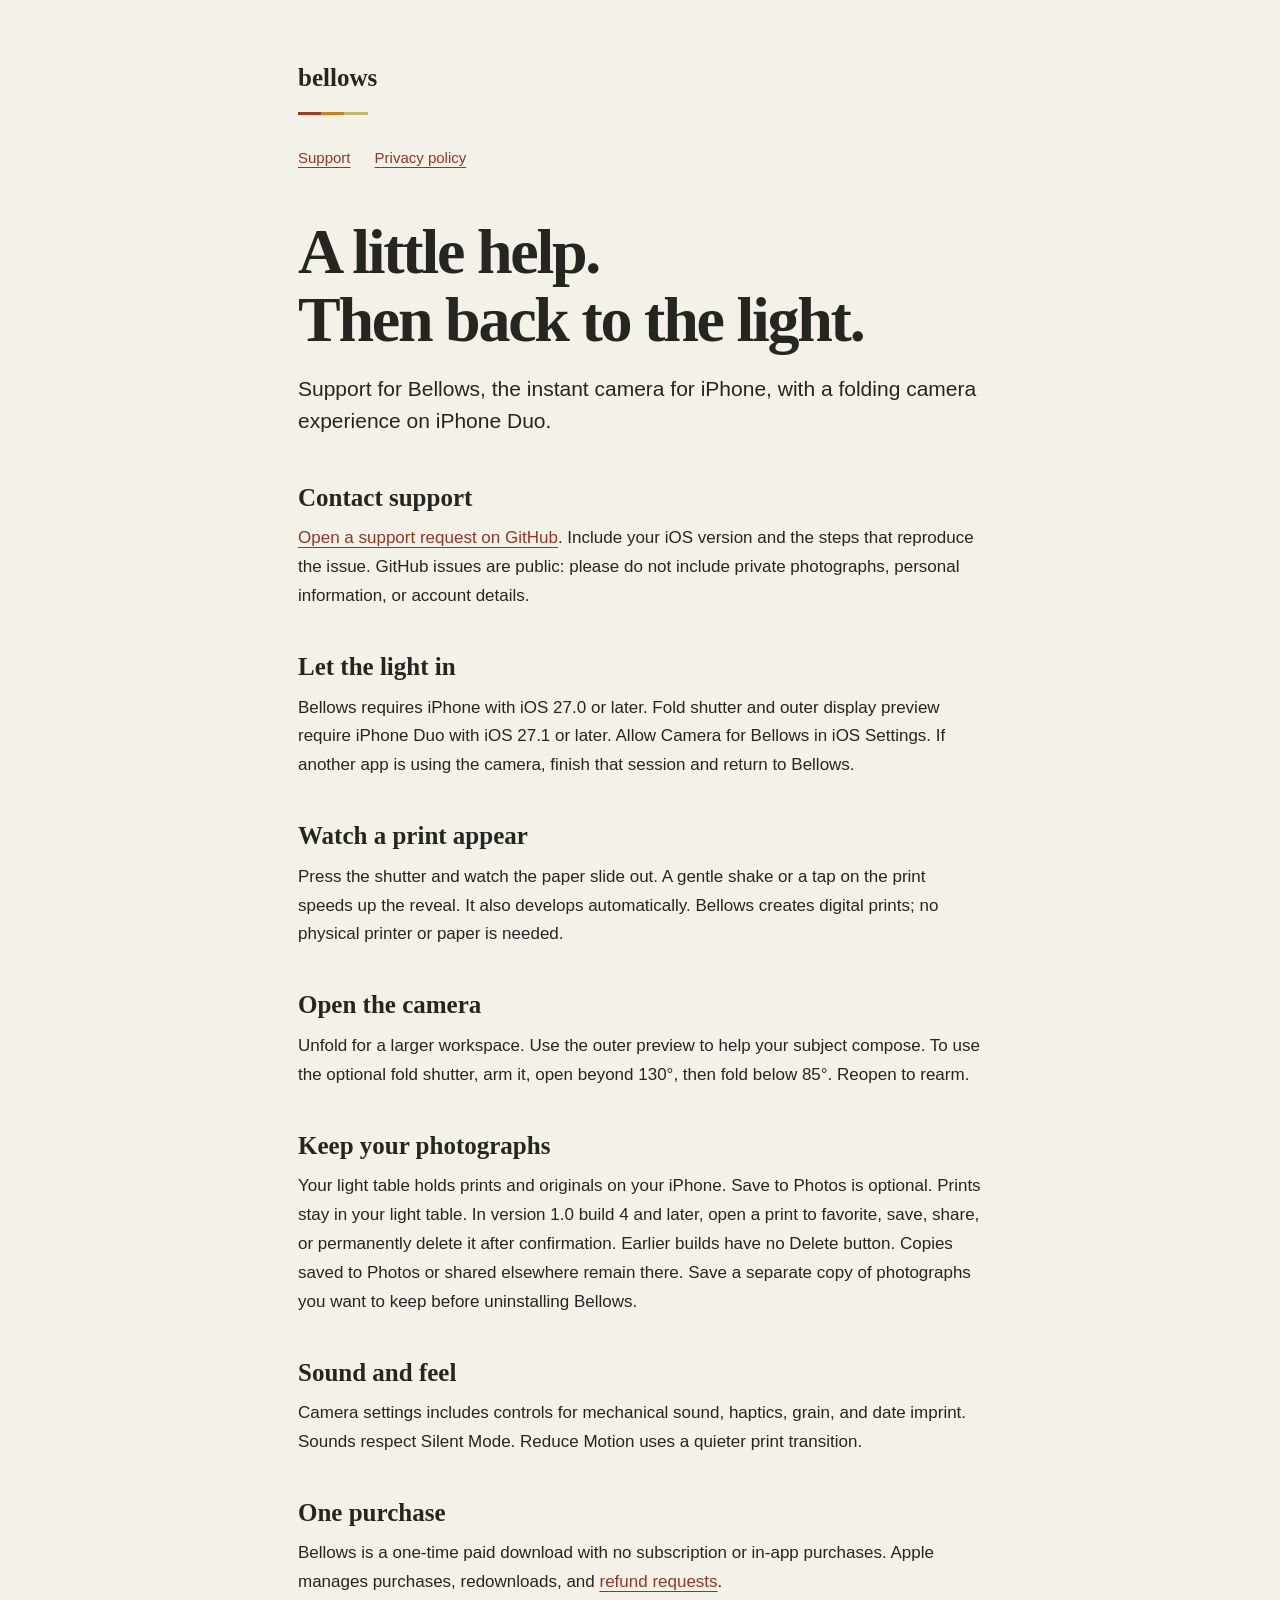
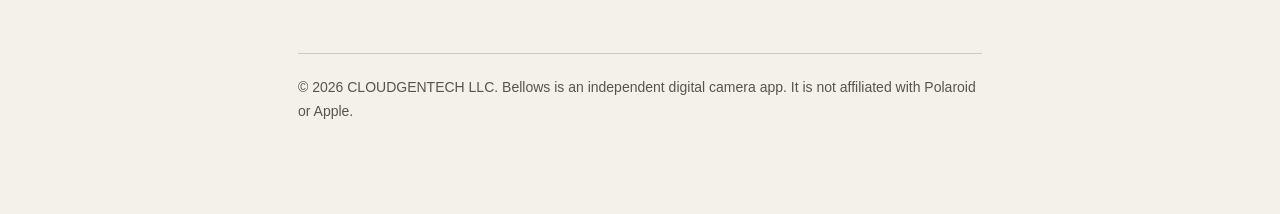
<file: index.html>
<!doctype html>
<html lang="en"><head><meta charset="utf-8"><meta name="viewport" content="width=device-width, initial-scale=1"><meta name="description" content="Bellows instant camera for iPhone Duo — support."><title>Support · Bellows</title><link rel="stylesheet" href="style.css"></head><body><main><a class="brand" href="./">bellows</a><div class="rule" aria-hidden="true"></div><nav aria-label="Site"><a href="./">Support</a><a href="privacy.html">Privacy policy</a></nav><header><h1>A little help.<br>Then back to the light.</h1><p class="intro">Support for Bellows, the instant camera for iPhone, with a folding camera experience on iPhone Duo.</p></header>
<h2>Contact support</h2><p><a href="https://github.com/cloudgen-tech/bellows-support/issues/new?title=Bellows%20support">Open a support request on GitHub</a>. Include your iOS version and the steps that reproduce the issue. GitHub issues are public: please do not include private photographs, personal information, or account details.</p>
<h2>Let the light in</h2><p>Bellows requires iPhone with iOS 27.0 or later. Fold shutter and outer display preview require iPhone Duo with iOS 27.1 or later. Allow Camera for Bellows in iOS Settings. If another app is using the camera, finish that session and return to Bellows.</p>
<h2>Watch a print appear</h2><p>Press the shutter and watch the paper slide out. A gentle shake or a tap on the print speeds up the reveal. It also develops automatically. Bellows creates digital prints; no physical printer or paper is needed.</p>
<h2>Open the camera</h2><p>Unfold for a larger workspace. Use the outer preview to help your subject compose. To use the optional fold shutter, arm it, open beyond 130°, then fold below 85°. Reopen to rearm.</p>
<h2>Keep your photographs</h2><p>Your light table holds prints and originals on your iPhone. Save to Photos is optional. Prints stay in your light table. In version 1.0 build 4 and later, open a print to favorite, save, share, or permanently delete it after confirmation. Earlier builds have no Delete button. Copies saved to Photos or shared elsewhere remain there. Save a separate copy of photographs you want to keep before uninstalling Bellows.</p>
<h2>Sound and feel</h2><p>Camera settings includes controls for mechanical sound, haptics, grain, and date imprint. Sounds respect Silent Mode. Reduce Motion uses a quieter print transition.</p>
<h2>One purchase</h2><p>Bellows is a one-time paid download with no subscription or in-app purchases. Apple manages purchases, redownloads, and <a href="https://support.apple.com/118223">refund requests</a>.</p><footer>© 2026 CLOUDGENTECH LLC. Bellows is an independent digital camera app. It is not affiliated with Polaroid or Apple.</footer></main></body></html>
</file>
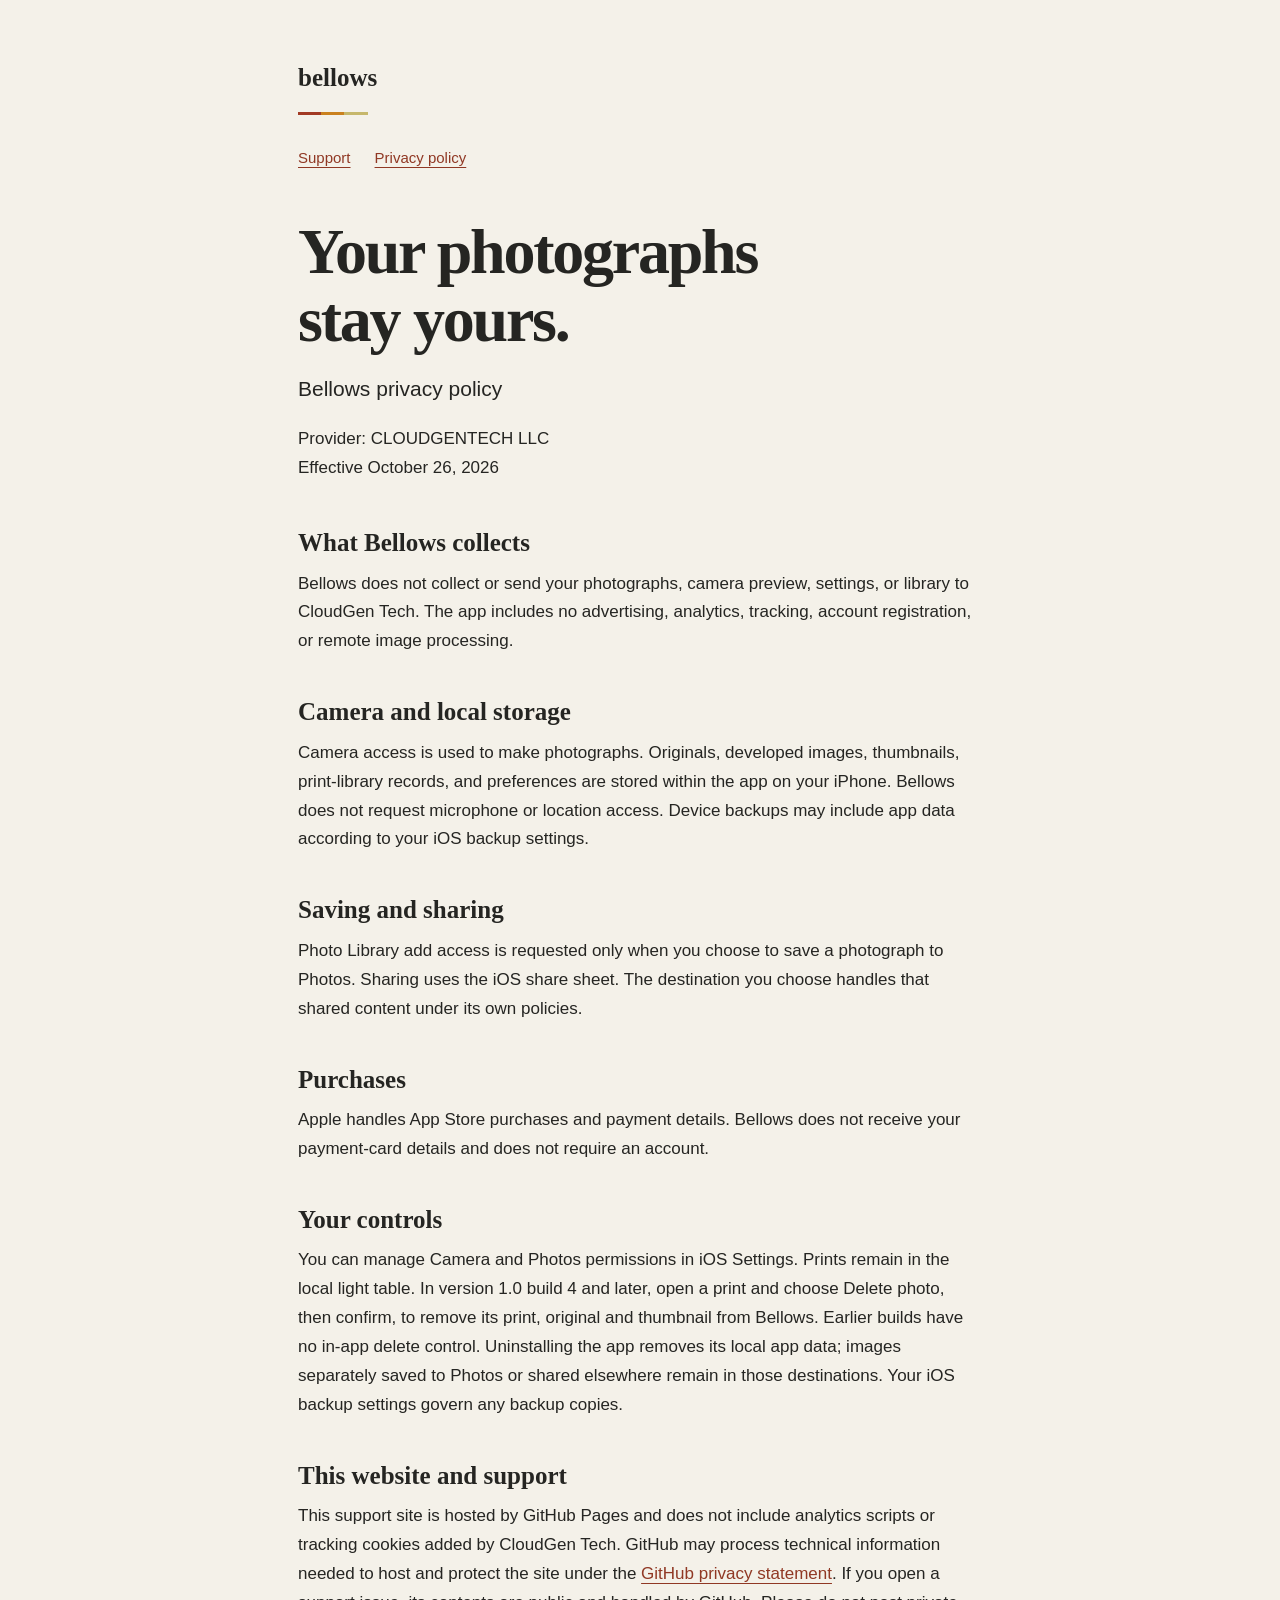
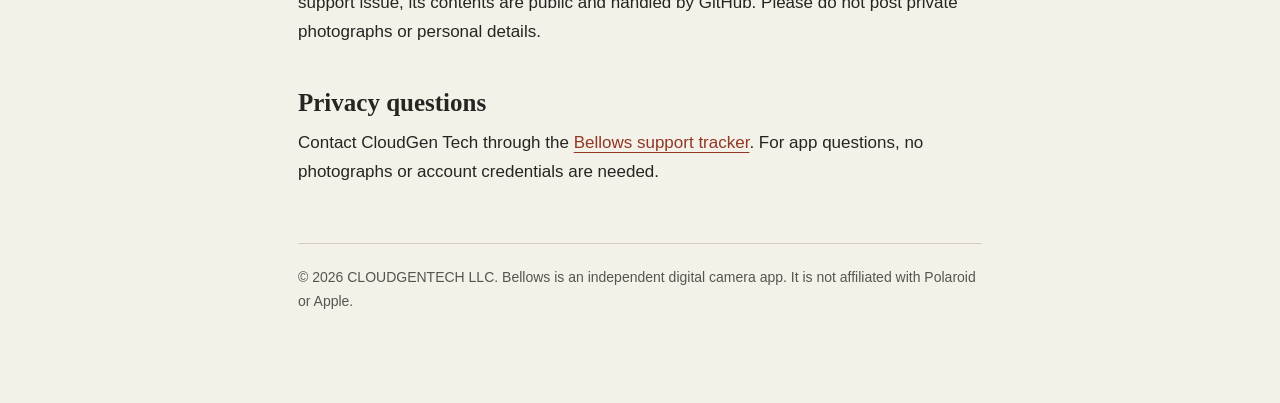
<file: privacy.html>
<!doctype html>
<html lang="en"><head><meta charset="utf-8"><meta name="viewport" content="width=device-width, initial-scale=1"><meta name="description" content="Bellows instant camera for iPhone Duo — privacy policy."><title>Privacy policy · Bellows</title><link rel="stylesheet" href="style.css"></head><body><main><a class="brand" href="./">bellows</a><div class="rule" aria-hidden="true"></div><nav aria-label="Site"><a href="./">Support</a><a href="privacy.html">Privacy policy</a></nav><header><h1>Your photographs<br>stay yours.</h1><p class="intro">Bellows privacy policy</p><p>Provider: CLOUDGENTECH LLC<br>Effective October 26, 2026</p></header>
<h2>What Bellows collects</h2><p>Bellows does not collect or send your photographs, camera preview, settings, or library to CloudGen Tech. The app includes no advertising, analytics, tracking, account registration, or remote image processing.</p>
<h2>Camera and local storage</h2><p>Camera access is used to make photographs. Originals, developed images, thumbnails, print-library records, and preferences are stored within the app on your iPhone. Bellows does not request microphone or location access. Device backups may include app data according to your iOS backup settings.</p>
<h2>Saving and sharing</h2><p>Photo Library add access is requested only when you choose to save a photograph to Photos. Sharing uses the iOS share sheet. The destination you choose handles that shared content under its own policies.</p>
<h2>Purchases</h2><p>Apple handles App Store purchases and payment details. Bellows does not receive your payment-card details and does not require an account.</p>
<h2>Your controls</h2><p>You can manage Camera and Photos permissions in iOS Settings. Prints remain in the local light table. In version 1.0 build 4 and later, open a print and choose Delete photo, then confirm, to remove its print, original and thumbnail from Bellows. Earlier builds have no in-app delete control. Uninstalling the app removes its local app data; images separately saved to Photos or shared elsewhere remain in those destinations. Your iOS backup settings govern any backup copies.</p>
<h2>This website and support</h2><p>This support site is hosted by GitHub Pages and does not include analytics scripts or tracking cookies added by CloudGen Tech. GitHub may process technical information needed to host and protect the site under the <a href="https://docs.github.com/en/site-policy/privacy-policies/github-general-privacy-statement">GitHub privacy statement</a>. If you open a support issue, its contents are public and handled by GitHub. Please do not post private photographs or personal details.</p>
<h2>Privacy questions</h2><p>Contact CloudGen Tech through the <a href="https://github.com/cloudgen-tech/bellows-support/issues/new?title=Privacy%20question">Bellows support tracker</a>. For app questions, no photographs or account credentials are needed.</p><footer>© 2026 CLOUDGENTECH LLC. Bellows is an independent digital camera app. It is not affiliated with Polaroid or Apple.</footer></main></body></html>
</file>
<file: style.css>
*{box-sizing:border-box}html{color-scheme:light}body{margin:0;background:#f4f1e9;color:#252522;font:17px/1.7 -apple-system,BlinkMacSystemFont,"Segoe UI",sans-serif}main{max-width:740px;margin:auto;padding:64px 28px 90px}a{color:#903824;text-underline-offset:4px}a:hover{color:#582315}a:focus-visible{outline:3px solid #903824;outline-offset:5px}::selection{background:#e2c9a6;color:#252522}nav{display:flex;gap:24px;flex-wrap:wrap;font-size:15px}header{margin:48px 0 44px}h1{font:700 clamp(40px,8vw,64px)/1.05 Georgia,serif;letter-spacing:-.035em;margin:0 0 20px}h2{font:700 25px/1.3 Georgia,serif;margin:40px 0 10px}p{margin:0 0 20px}.brand{font:bold 25px Georgia,serif;color:inherit;text-decoration:none}.rule{height:3px;width:70px;background:linear-gradient(90deg,#a23a24 33%,#ca811e 33%,#ca811e 66%,#c6b76b 66%);margin:16px 0 30px}footer{border-top:1px solid #d0ccc2;margin-top:56px;padding-top:22px;font-size:14px;color:#55554e}.intro{font-size:21px;line-height:1.55}
</file>
